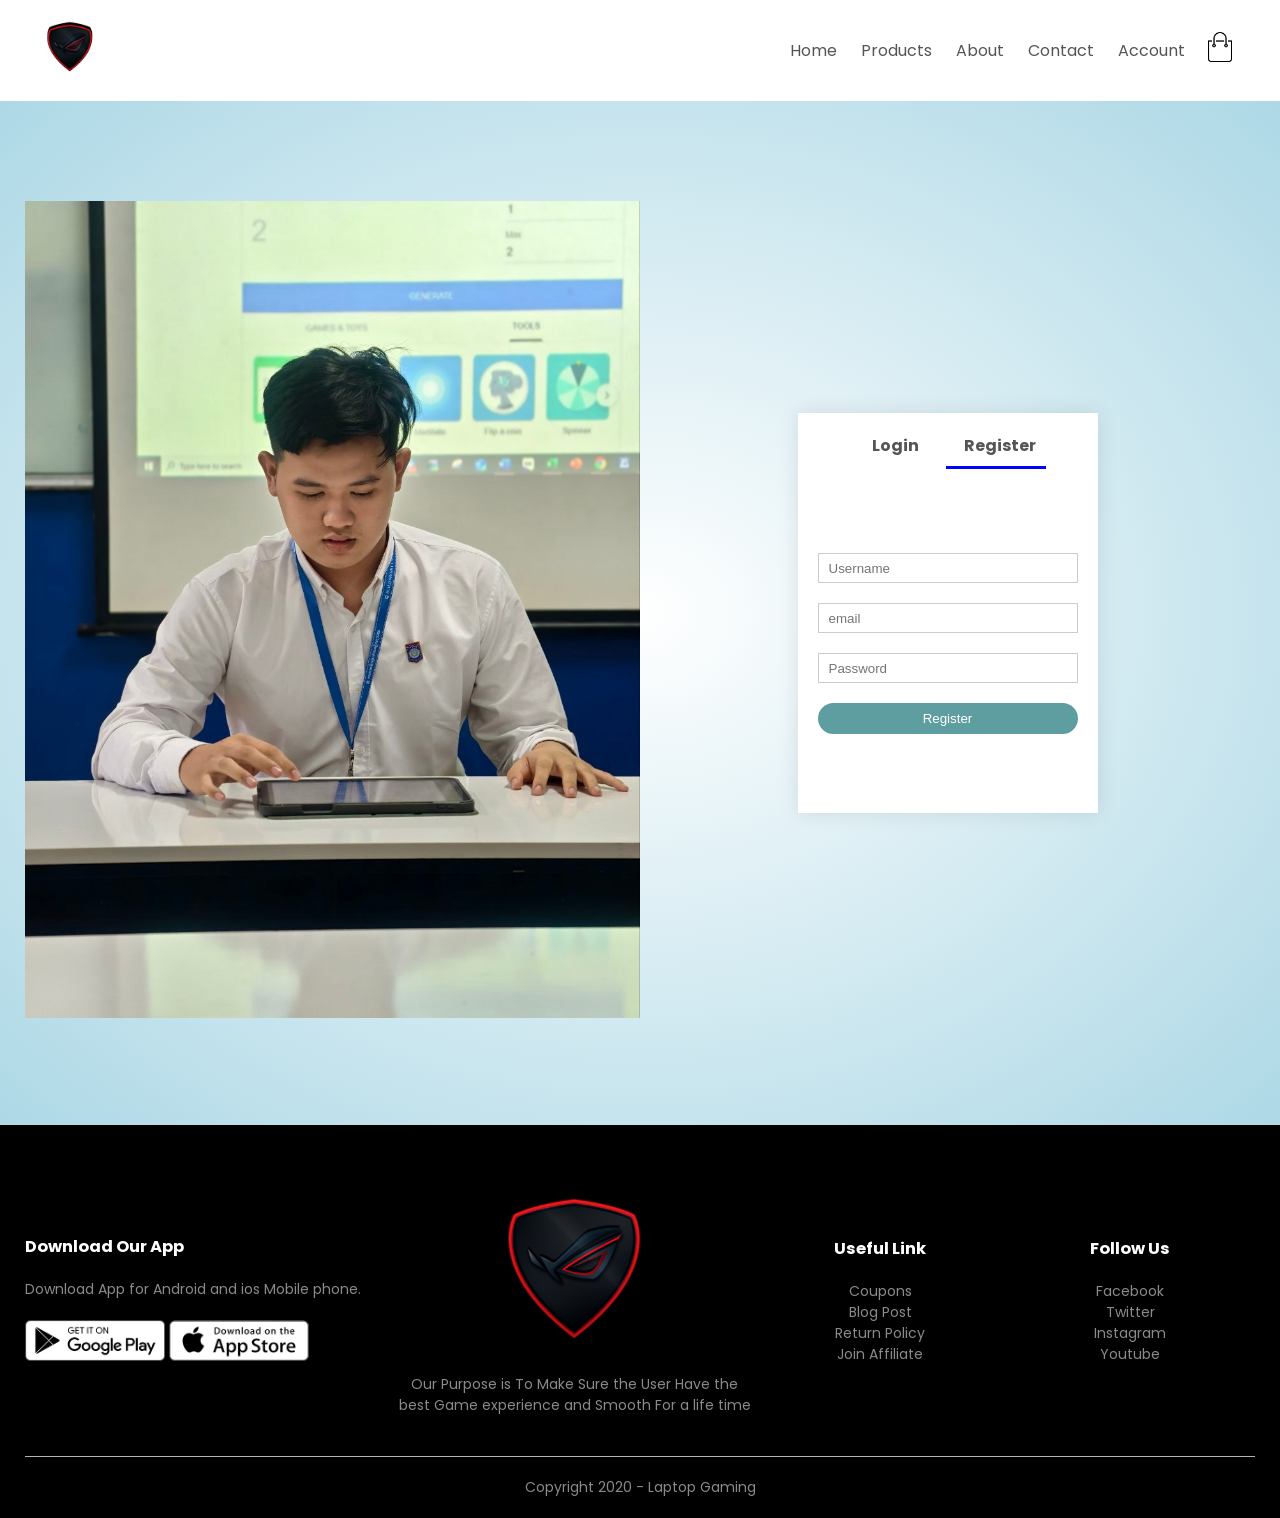
<file: Accounts.html>
<!DOCTYPE html>
<html>
<head>
	<meta charset="utf-8">
	<meta name="viewport" content="width=device-width, initial-scale=1.0">
	<title>Products - for Labtop Sale Computer</title>
	<link rel="stylesheet" type="text/css" href="style.css">
	<link href="https://fonts.googleapis.com/css2?family=Poppins:wght@300;400;500;600;700&family=Roboto:ital,wght@0,100..900;1,100..900&display=swap" rel="stylesheet">
	<link rel="stylesheet" href="https://stackpath.bootstrapcdn.com/font-awesome/4.7.0/css/font-awesome.min.css">
</head>
<body>
	<div class="container">
	<div class="navbar">
		<div class="logo">
			<a href="Final Websit.html"><img src="img 2/logo.png" width="50px"></a>
		</div>
		<nav>
			<ul id="MenuItems">
				<li><a href="Final Websit.html">Home</a></li>
				<li><a href="products.html">Products</a></li>
				<li><a href="">About</a></li>
				<li><a href="">Contact</a></li>
				<li><a href="Accounts.html">Account</a></li>
			</ul>
		</nav>
		<a href="Shoping cart page.html"><img src="img 2/cart.png" width="30px" height="30px"></a>
		<img src="img 2/menu.png" class="menu-icon" onclick="menutoggle()">
	</div>
	</div>
	<!------- accounts page --------->

	<div class="account-page">
		<div class="container">
			<div class="row">
				<div class="col-2">
					<img src="img 2/Laptop1.jpg" width="100%">
				</div>
				<div class="col-2">
					<div class="form-container">
						<div class="form-btn">
							<span onclick="login()">Login</span>
							<span onclick="register()">Register</span>
							<hr id="Indicator">
						</div>
						<form id="LoginForm">
							<input type="text" placeholder="Username">
							<input type="password" placeholder="Password">
							<button type="submit" class="btn">Login</button>
							<a href="">Forget Password</a>
						</form>
						<form id="RegForm">
							<input type="text" placeholder="Username">
							<input type="email" placeholder="email">
							<input type="password" placeholder="Password">
							<button type="submit" class="btn">Register</button>
						</form>
					</div>
				</div>
			</div>
		</div>
	</div>

	<!------- footer --------->

	<div class="footer">
		<div class="container">
			<div class="row">
					<div class="footer-col-1">
					<h3>Download Our App</h3>
					<p>Download App for Android and ios Mobile phone.</p>
					<div class="app-logo">
						<img src="img 2/play-store.png">
						<img src="img 2/app-store.png">
					</div>
					</div>
					<div class="footer-col-2">
					<img src="img 2/logo-2.png">
					<p>Our Purpose is To Make Sure the User Have the best Game experience and Smooth For a life time</p>
					</div>
					<div class="footer-col-3">
					<h3>Useful Link</h3>
					<ul>
						<li>Coupons</li>
						<li>Blog Post</li>
						<li>Return Policy</li>
						<li>Join Affiliate</li>
					</div>
					</ul>
					<div class="footer-col-4">
					<h3>Follow Us</h3>
					<ul>
						<li>Facebook</li>
						<li>Twitter</li>
						<li>Instagram</li>
						<li>Youtube</li>
					</ul>
					</div>
			</div>
			<hr>
			<p class="copyright">Copyright 2020 - Laptop Gaming</p>
		</div>
	</div>
	<!------- js for toggle menu --------->
	<script>
		var MenuItems = document.getElementById("MenuItems");

		MenuItems.style.maxHeight = "0px";

		function menutoggle(){
			if(MenuItems.style.maxHeight == "0px")
			{
				MenuItems.style.maxHeight = "200px";
			}
		else
			{
				MenuItems.style.maxHeight = "0px";
			}
		}
	</script>
	<!------- js for toggle form --------->

	<script>
		var LoginForm = document.getElementById("LoginForm");
		var RegForm = document.getElementById("RegForm");
		var Indicator = document.getElementById("Indicator");

			function register(){

				RegForm.style.transform = "translateX(0px)";
				LoginForm.style.transform = "translateX(0px)";
				Indicator.style.transform = "translateX(100px)";
			}
			function login(){

				RegForm.style.transform = "translateX(300px)";
				LoginForm.style.transform = "translateX(300px)";
				Indicator.style.transform = "translateX(0px)";
			}
	</script>
</body>
</html>
</file>
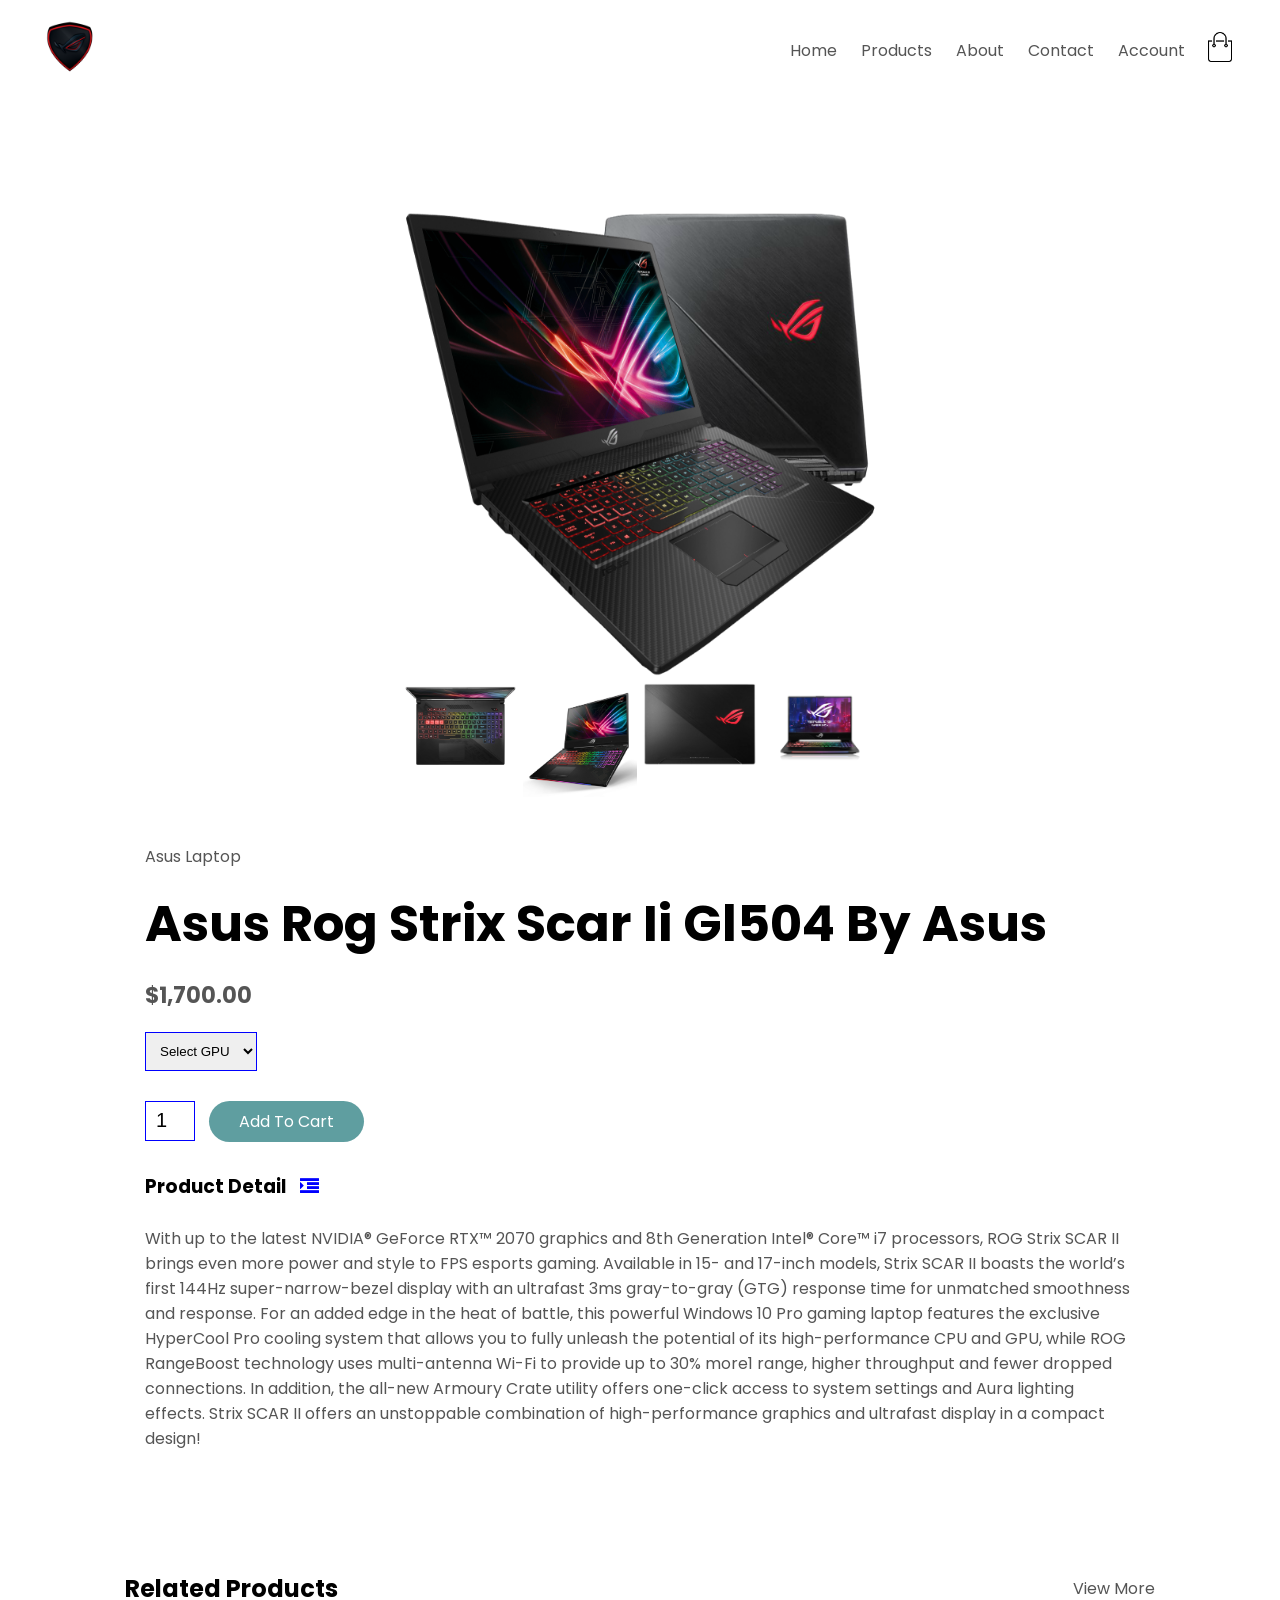
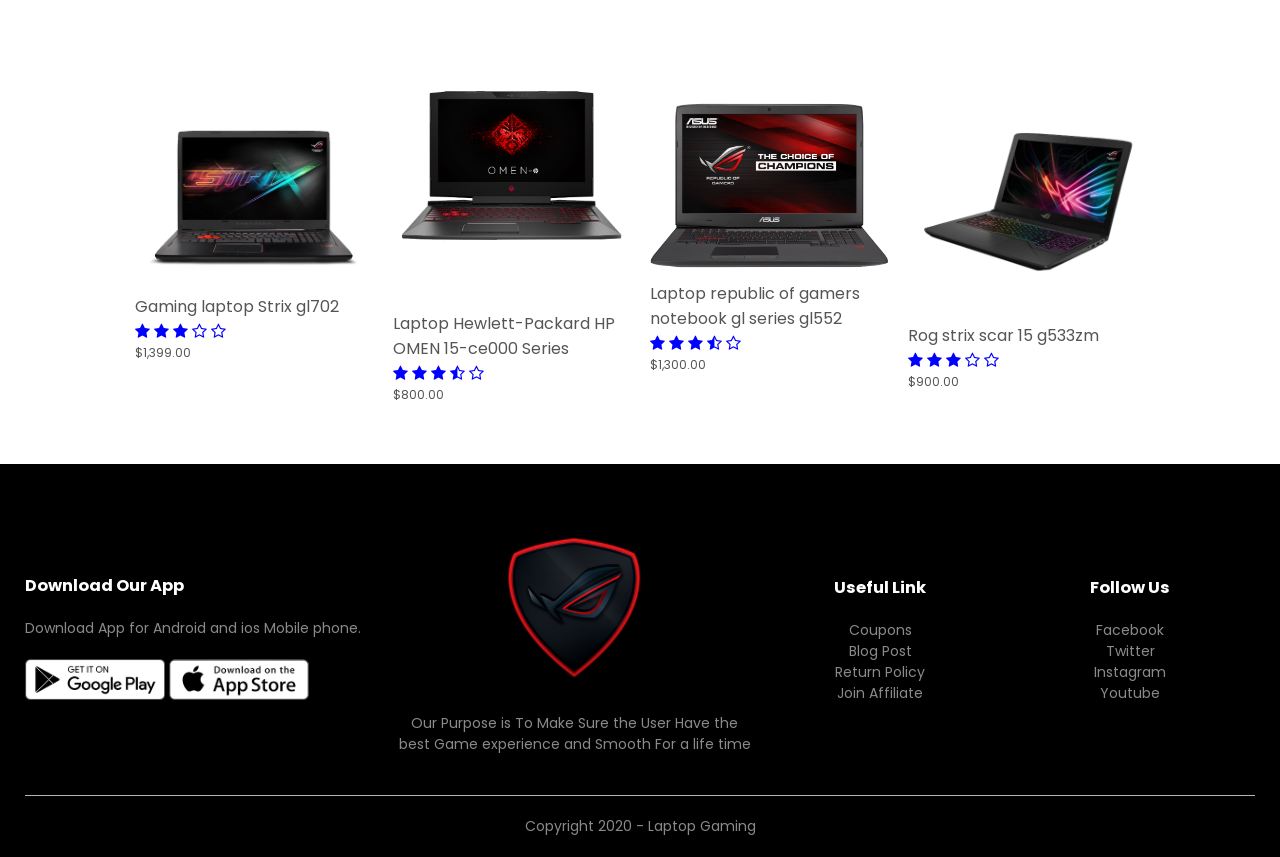
<file: products-details.html>
<!DOCTYPE html>
<html>
<head>
	<meta charset="utf-8">
	<meta name="viewport" content="width=device-width, initial-scale=1.0">
	<title>Products - for Labtop Sale Computer</title>
	<link rel="stylesheet" type="text/css" href="style.css">
	<link href="https://fonts.googleapis.com/css2?family=Poppins:wght@300;400;500;600;700&family=Roboto:ital,wght@0,100..900;1,100..900&display=swap" rel="stylesheet">
	<link rel="stylesheet" href="https://stackpath.bootstrapcdn.com/font-awesome/4.7.0/css/font-awesome.min.css">
</head>
<body>
	<div class="container">
	<div class="navbar">
		<div class="logo">
			<a href="Final Websit.html"><img src="img 2/logo.png" width="50px"></a>
		</div>
		<nav>
			<ul id="MenuItems">
				<li><a href="Final Websit.html">Home</a></li>
				<li><a href="products.html">Products</a></li>
				<li><a href="">About</a></li>
				<li><a href="">Contact</a></li>
				<li><a href="Accounts.html">Account</a></li>
			</ul>
		</nav>
		<a href="Shoping cart page.html"><img src="img 2/cart.png" width="30px" height="30px"></a>
		<img src="img 2/menu.png" class="menu-icon" onclick="menutoggle()">
	</div>
	</div>
	<!------- Single Product Detail --------->
	<div class="small-container single-product">
		<div class="row">
			<div class="col-2">
			<img src="img 2/products10.png" width="100%" id="ProductImg">
			<div class="small-img-row">
				<div class="small-img-col">
					<img src="img 2/photo1.png" width="100%" class="small-img">
				</div>
				<div class="small-img-col">
					<img src="img 2/photo2.png" width="100%" class="small-img">
				</div>
				<div class="small-img-col">
					<img src="img 2/photo3.png" width="100%" class="small-img">
				</div>
				<div class="small-img-col">
					<img src="img 2/photo4.png" width="100%" class="small-img">
				</div>
			</div>	
		</div>
	</div>
			<div class="col-2">
				<p>Asus Laptop</p>
				<h1>Asus Rog Strix Scar Ii Gl504 By Asus</h1>
				<h4>$1,700.00</h4>
				<select>
					<option>Select GPU</option>
					<option>20serie</option>
					<option>30serie</option>
					<option>40serie</option>
					<option>50serie</option>
				</select>
				<input type="number" value="1">
				<a href="Shoping cart page.html" class="btn">Add To Cart</a>
				<h3>Product Detail <i class="fa fa-indent"></i></h3>
				<br>
				<p>With up to the latest NVIDIA® GeForce RTX™ 2070 graphics and 8th Generation Intel® Core™ i7 processors, ROG Strix SCAR II brings even more power and style to FPS esports gaming. Available in 15- and 17-inch models, Strix SCAR II boasts the world’s first 144Hz super-narrow-bezel display with an ultrafast 3ms gray-to-gray (GTG) response time for unmatched smoothness and response. For an added edge in the heat of battle, this powerful Windows 10 Pro gaming laptop features the exclusive HyperCool Pro cooling system that allows you to fully unleash the potential of its high-performance CPU and GPU, while ROG RangeBoost technology uses multi-antenna Wi-Fi to provide up to 30% more1 range, higher throughput and fewer dropped connections. In addition, the all-new Armoury Crate utility offers one-click access to system settings and Aura lighting effects. Strix SCAR II offers an unstoppable combination of high-performance graphics and ultrafast display in a compact design!</p>
			</div>
		</div>	
	</div>
	<!------- title --------->
		<div class="small-container">
			<div class="row row-2">
				<h2>Related Products</h2>
				<p>View More</p>
			</div>
			
		</div>
	<!------- Product --------->
	<div class="small-container">
		<div class="row">
			<div class="col-4">
				<img src="img 2/products2.png">
				<h4>Gaming laptop Strix gl702</h4>
				<div class="rating">
					<i class="fa fa-star"></i>
					<i class="fa fa-star"></i>
					<i class="fa fa-star"></i>
					<i class="fa fa-star-o"></i>
					<i class="fa fa-star-o"></i>
				</div>
				<p>$1,399.00</p>
			</div>
			<div class="col-4">
				<img src="img 2/products3.png">
				<h4>Laptop Hewlett-Packard HP OMEN 15-ce000 Series</h4>
				<div class="rating">
					<i class="fa fa-star"></i>
					<i class="fa fa-star"></i>
					<i class="fa fa-star"></i>
					<i class="fa fa-star-half-o"></i>
					<i class="fa fa-star-o"></i>
				</div>
				<p>$800.00</p>
			</div>
			<div class="col-4">
				<img src="img 2/products9.png">
				<h4>Laptop republic of gamers notebook gl series gl552</h4>
				<div class="rating">
					<i class="fa fa-star"></i>
					<i class="fa fa-star"></i>
					<i class="fa fa-star"></i>
					<i class="fa fa-star-half-o"></i>
					<i class="fa fa-star-o"></i>
				</div>
				<p>$1,300.00</p>
			</div>
	
			<div class="col-4">
				<img src="img 2/products12.png">
				<h4>Rog strix scar 15 g533zm</h4>
				<div class="rating">
					<i class="fa fa-star"></i>
					<i class="fa fa-star"></i>
					<i class="fa fa-star"></i>
					<i class="fa fa-star-o"></i>
					<i class="fa fa-star-o"></i>
				</div>
				<p>$900.00</p>
			</div>
		</div>
		
	</div>
	<!------- footer --------->
	<div class="footer">
		<div class="container">
			<div class="row">
					<div class="footer-col-1">
					<h3>Download Our App</h3>
					<p>Download App for Android and ios Mobile phone.</p>
					<div class="app-logo">
						<img src="img 2/play-store.png">
						<img src="img 2/app-store.png">
					</div>
					</div>
					<div class="footer-col-2">
					<img src="img 2/logo-2.png">
					<p>Our Purpose is To Make Sure the User Have the best Game experience and Smooth For a life time</p>
					</div>
					<div class="footer-col-3">
					<h3>Useful Link</h3>
					<ul>
						<li>Coupons</li>
						<li>Blog Post</li>
						<li>Return Policy</li>
						<li>Join Affiliate</li>
					</div>
					</ul>
					<div class="footer-col-4">
					<h3>Follow Us</h3>
					<ul>
						<li>Facebook</li>
						<li>Twitter</li>
						<li>Instagram</li>
						<li>Youtube</li>
					</ul>
					</div>
			</div>
			<hr>
			<p class="copyright">Copyright 2020 - Laptop Gaming</p>
		</div>
	</div>
	<!------- js for toggle menu --------->
	<script>
		var MenuItems = document.getElementById("MenuItems");

		MenuItems.style.maxHeight = "0px";

		function menutoggle(){
			if(MenuItems.style.maxHeight == "0px")
			{
				MenuItems.style.maxHeight = "200px";
			}
		else
			{
				MenuItems.style.maxHeight = "0px";
			}
		}
	</script>

	<!------- js for product img --------->
	<script>
		var ProductImg = document.getElementById("ProductImg");
		var SmallImg = document.getElementsByClassName("small-img");

			SmallImg[0].onclick = function()
			{
				ProductImg.src = SmallImg[0].src;
			}
			SmallImg[1].onclick = function()
			{
				ProductImg.src = SmallImg[1].src;
			}
			SmallImg[2].onclick = function()
			{
				ProductImg.src = SmallImg[2].src;
			}
			SmallImg[3].onclick = function()
			{
				ProductImg.src = SmallImg[3].src;
			}

	</script>
</body>
</html>
</file>
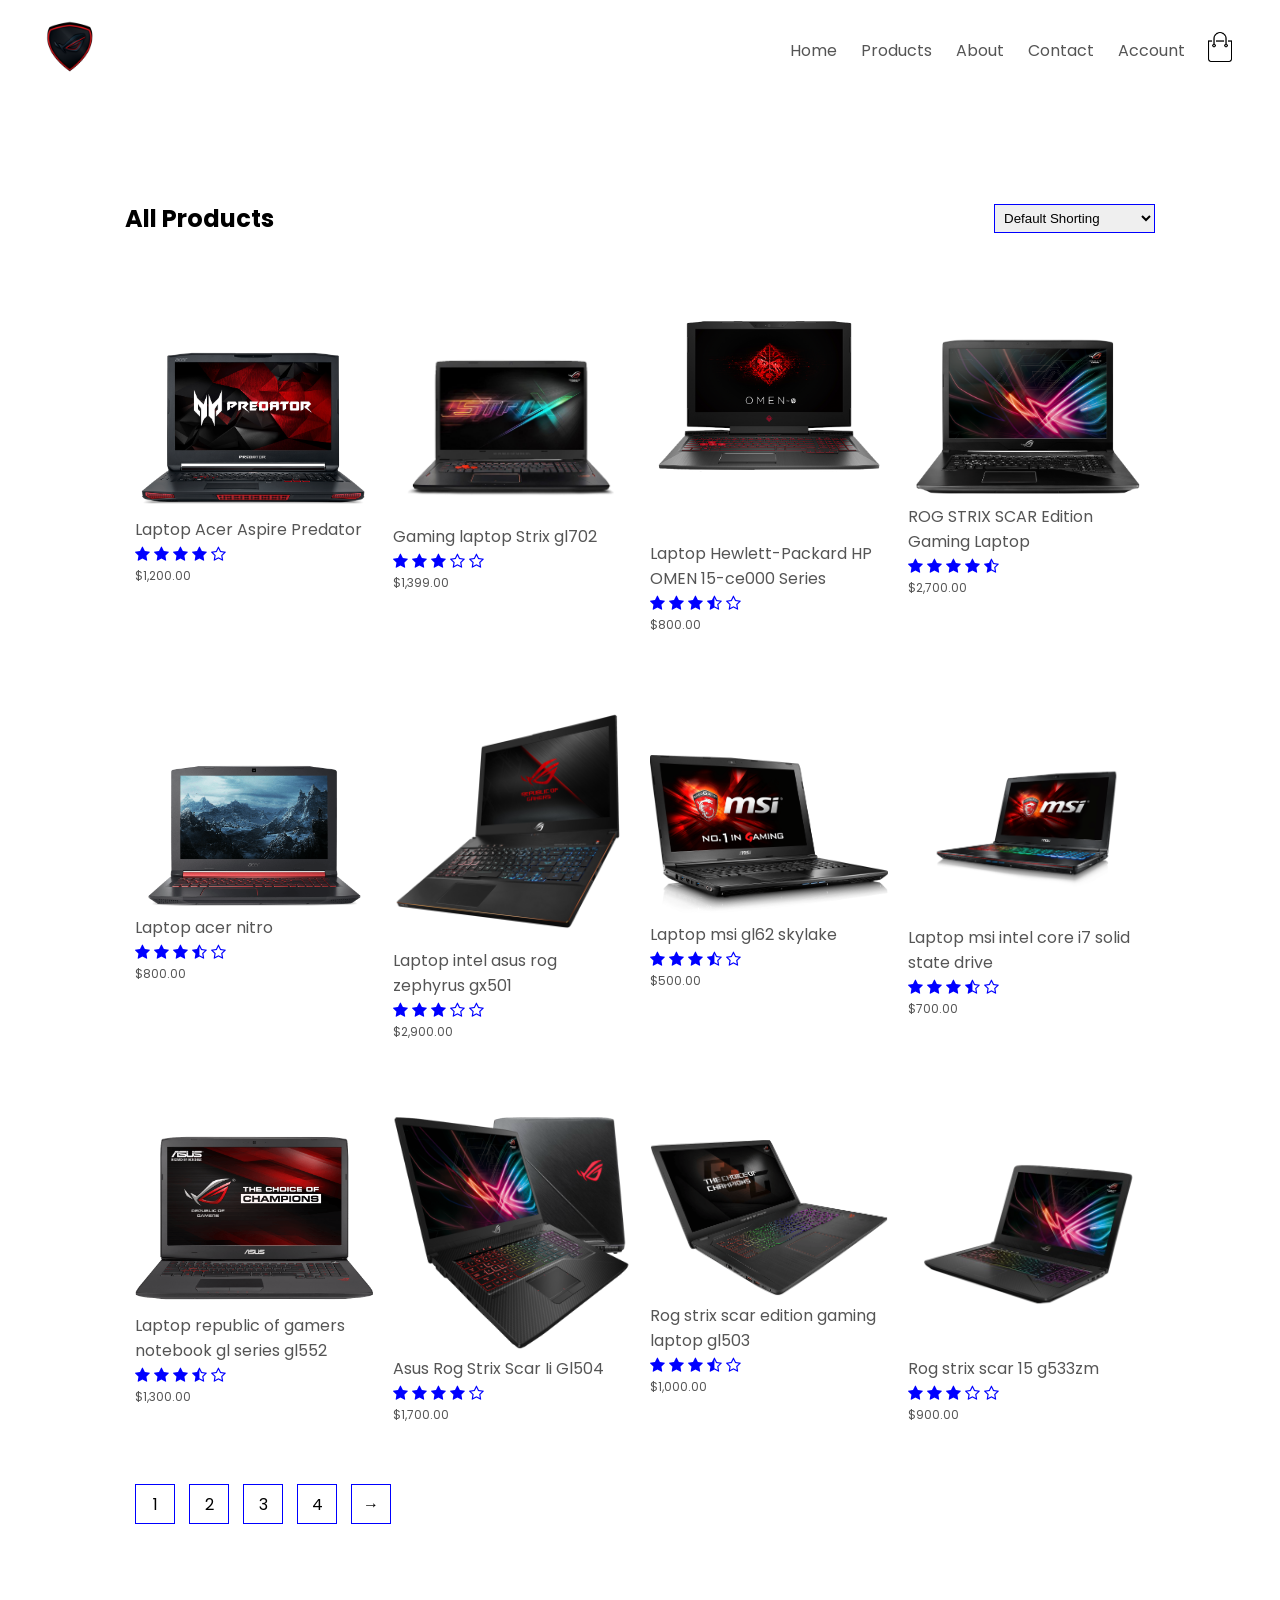
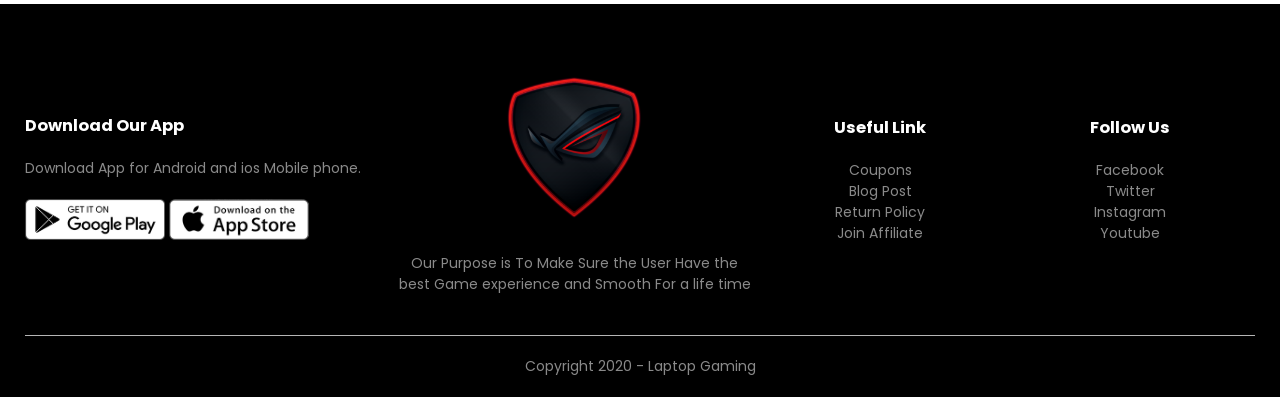
<file: products.html>
<!DOCTYPE html>
<html>
<head>
	<meta charset="utf-8">
	<meta name="viewport" content="width=device-width, initial-scale=1.0">
	<title>Products - for Labtop Sale Computer</title>
	<link rel="stylesheet" type="text/css" href="style.css">
	<link href="https://fonts.googleapis.com/css2?family=Poppins:wght@300;400;500;600;700&family=Roboto:ital,wght@0,100..900;1,100..900&display=swap" rel="stylesheet">
	<link rel="stylesheet" href="https://stackpath.bootstrapcdn.com/font-awesome/4.7.0/css/font-awesome.min.css">
</head>
<body>
	<div class="container">
	<div class="navbar">
		<div class="logo">
			<a href="Final Websit.html"><img src="img 2/logo.png" width="50px"></a>
		</div>
		<nav>
			<ul id="MenuItems">
				<li><a href="Final Websit.html">Home</a></li>
				<li><a href="products.html">Products</a></li>
				<li><a href="">About</a></li>
				<li><a href="">Contact</a></li>
				<li><a href="Accounts.html">Account</a></li>
			</ul>
		</nav>
		<a href="Shoping cart page.html"><img src="img 2/cart.png" width="30px" height="30px"></a>
		<img src="img 2/menu.png" class="menu-icon" onclick="menutoggle()">
	</div>
	</div>
	<!------- All Products --------->
	<div class="small-container">
		<div class="row row-2">
			<h2>All Products</h2>
			<select>
				<option>Default Shorting</option>
				<option>Shorting by price</option>
				<option>Shorting by popularity</option>
				<option>Shorting by rating</option>
				<option>Shorting by sale</option>
			</select>
		</div>
		<div class="row">
			<div class="col-4">
				<img src="img 2/products1.png">
				<h4>Laptop Acer Aspire Predator</h4>
				<div class="rating">
					<i class="fa fa-star"></i>
					<i class="fa fa-star"></i>
					<i class="fa fa-star"></i>
					<i class="fa fa-star"></i>
					<i class="fa fa-star-o"></i>
				</div>
				<p>$1,200.00</p>
			</div>
			<div class="col-4">
				<img src="img 2/products2.png">
				<h4>Gaming laptop Strix gl702</h4>
				<div class="rating">
					<i class="fa fa-star"></i>
					<i class="fa fa-star"></i>
					<i class="fa fa-star"></i>
					<i class="fa fa-star-o"></i>
					<i class="fa fa-star-o"></i>
				</div>
				<p>$1,399.00</p>
			</div>
			<div class="col-4">
				<img src="img 2/products3.png">
				<h4>Laptop Hewlett-Packard HP OMEN 15-ce000 Series</h4>
				<div class="rating">
					<i class="fa fa-star"></i>
					<i class="fa fa-star"></i>
					<i class="fa fa-star"></i>
					<i class="fa fa-star-half-o"></i>
					<i class="fa fa-star-o"></i>
				</div>
				<p>$800.00</p>
			</div>
			<div class="col-4">
				<img src="img 2/products4.png">
				<h4>ROG STRIX SCAR Edition Gaming Laptop</h4>
				<div class="rating">
					<i class="fa fa-star"></i>
					<i class="fa fa-star"></i>
					<i class="fa fa-star"></i>
					<i class="fa fa-star"></i>
					<i class="fa fa-star-half-o"></i>
				</div>
				<p>$2,700.00</p>
			</div>
		</div>
		<div class="row">
			<div class="col-4">
				<img src="img 2/products5.png">
				<h4>Laptop acer nitro</h4>
				<div class="rating">
					<i class="fa fa-star"></i>
					<i class="fa fa-star"></i>
					<i class="fa fa-star"></i>
					<i class="fa fa-star-half-o"></i>
					<i class="fa fa-star-o"></i>
				</div>
				<p>$800.00</p>
			</div>
			<div class="col-4">
				<img src="img 2/products6.png">
				<h4>Laptop intel asus rog zephyrus gx501</h4>
				<div class="rating">
					<i class="fa fa-star"></i>
					<i class="fa fa-star"></i>
					<i class="fa fa-star"></i>
					<i class="fa fa-star-o"></i>
					<i class="fa fa-star-o"></i>
				</div>
				<p>$2,900.00</p>
			</div>
			<div class="col-4">
				<img src="img 2/products7.png">
				<h4>Laptop msi gl62 skylake</h4>
				<div class="rating">
					<i class="fa fa-star"></i>
					<i class="fa fa-star"></i>
					<i class="fa fa-star"></i>
					<i class="fa fa-star-half-o"></i>
					<i class="fa fa-star-o"></i>
				</div>
				<p>$500.00</p>
			</div>
			<div class="col-4">
				<img src="img 2/products8.png">
				<h4>Laptop msi intel core i7 solid state drive</h4>
				<div class="rating">
					<i class="fa fa-star"></i>
					<i class="fa fa-star"></i>
					<i class="fa fa-star"></i>
					<i class="fa fa-star-half-o"></i>
					<i class="fa fa-star-o"></i>
				</div>
				<p>$700.00</p>
			</div>
		</div>
				<div class="row">
			<div class="col-4">
				<img src="img 2/products9.png">
				<h4>Laptop republic of gamers notebook gl series gl552</h4>
				<div class="rating">
					<i class="fa fa-star"></i>
					<i class="fa fa-star"></i>
					<i class="fa fa-star"></i>
					<i class="fa fa-star-half-o"></i>
					<i class="fa fa-star-o"></i>
				</div>
				<p>$1,300.00</p>
			</div>
			<div class="col-4">
				<a href="products-details.html"><img src="img 2/products10.png"></a>
				<a href="products-details.html"><h4>Asus Rog Strix Scar Ii Gl504</h4></a>
				<div class="rating">
					<i class="fa fa-star"></i>
					<i class="fa fa-star"></i>
					<i class="fa fa-star"></i>
					<i class="fa fa-star"></i>
					<i class="fa fa-star-o"></i>
				</div>
				<p>$1,700.00</p>
			</div>
			<div class="col-4">
				<img src="img 2/products11.png">
				<h4>Rog strix scar edition gaming laptop gl503</h4>
				<div class="rating">
					<i class="fa fa-star"></i>
					<i class="fa fa-star"></i>
					<i class="fa fa-star"></i>
					<i class="fa fa-star-half-o"></i>
					<i class="fa fa-star-o"></i>
				</div>
				<p>$1,000.00</p>
			</div>
			<div class="col-4">
				<img src="img 2/products12.png">
				<h4>Rog strix scar 15 g533zm</h4>
				<div class="rating">
					<i class="fa fa-star"></i>
					<i class="fa fa-star"></i>
					<i class="fa fa-star"></i>
					<i class="fa fa-star-o"></i>
					<i class="fa fa-star-o"></i>
				</div>
				<p>$900.00</p>
			</div>
		</div>
		<div class="page-btn">
			<span>1</span>
			<span>2</span>
			<span>3</span>
			<span>4</span>
			<span>&#8594;</span>
		</div>
	</div>
	<!------- footer --------->
	<div class="footer">
		<div class="container">
			<div class="row">
					<div class="footer-col-1">
					<h3>Download Our App</h3>
					<p>Download App for Android and ios Mobile phone.</p>
					<div class="app-logo">
						<img src="img 2/play-store.png">
						<img src="img 2/app-store.png">
					</div>
					</div>
					<div class="footer-col-2">
					<img src="img 2/logo-2.png">
					<p>Our Purpose is To Make Sure the User Have the best Game experience and Smooth For a life time</p>
					</div>
					<div class="footer-col-3">
					<h3>Useful Link</h3>
					<ul>
						<li>Coupons</li>
						<li>Blog Post</li>
						<li>Return Policy</li>
						<li>Join Affiliate</li>
					</div>
					</ul>
					<div class="footer-col-4">
					<h3>Follow Us</h3>
					<ul>
						<li>Facebook</li>
						<li>Twitter</li>
						<li>Instagram</li>
						<li>Youtube</li>
					</ul>
					</div>
			</div>
			<hr>
			<p class="copyright">Copyright 2020 - Laptop Gaming</p>
		</div>
	</div>
	<!------- js for toggle menu --------->
	<script>
		var MenuItems = document.getElementById("MenuItems");

		MenuItems.style.maxHeight = "0px";

		function menutoggle(){
			if(MenuItems.style.maxHeight == "0px")
			{
				MenuItems.style.maxHeight = "200px";
			}
		else
			{
				MenuItems.style.maxHeight = "0px";
			}
		}
	</script>
</body>
</html>
</file>
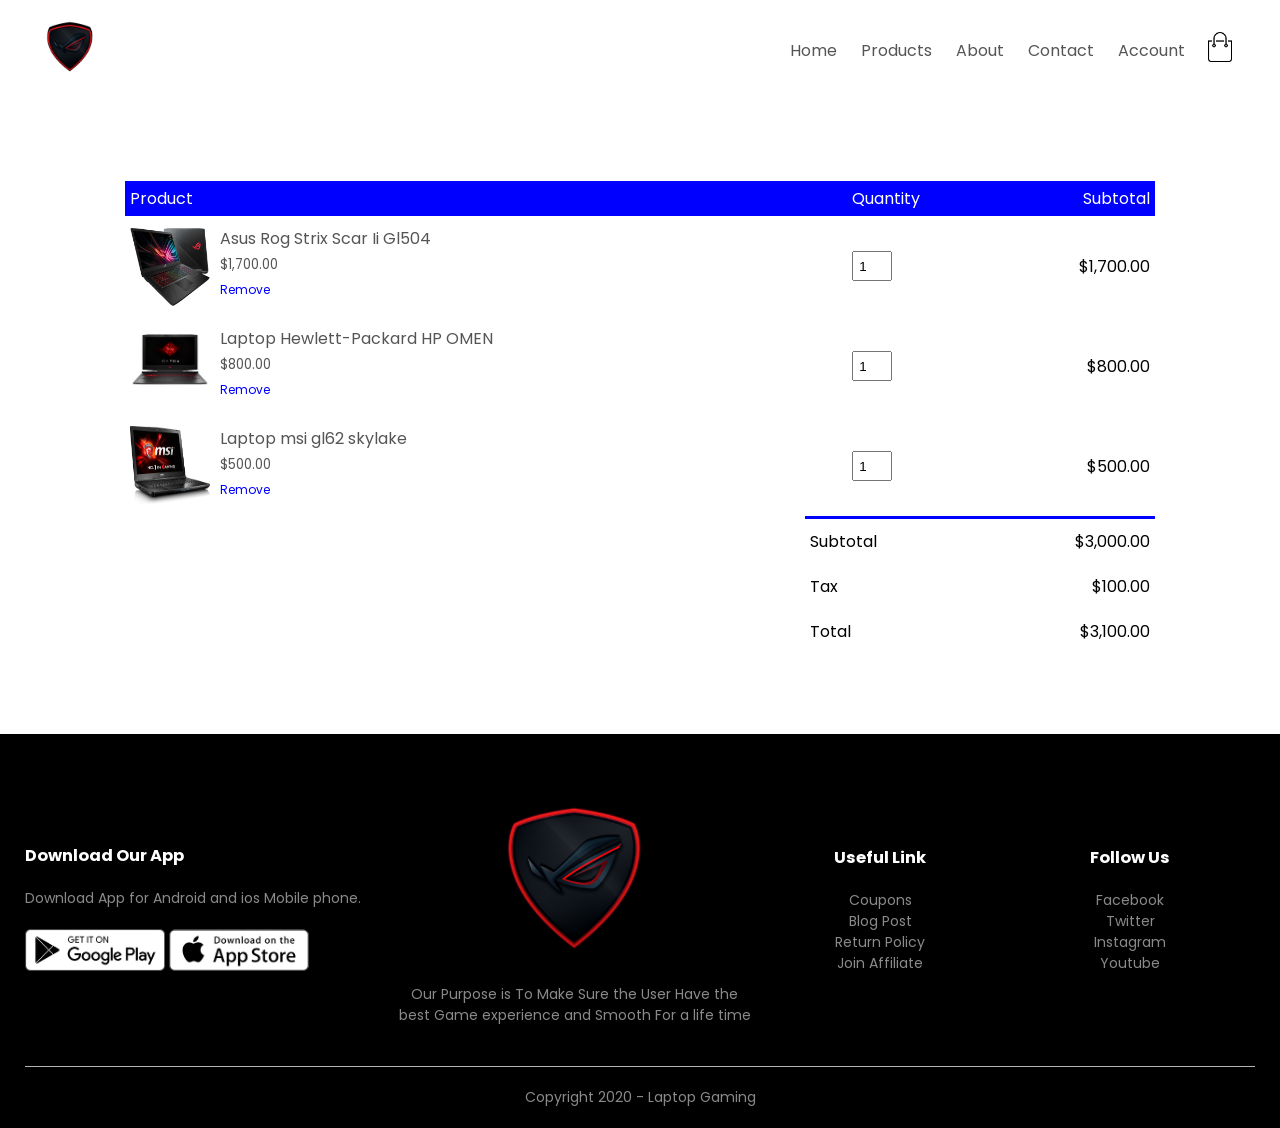
<file: Shoping cart page.html>
<!DOCTYPE html>
<html>
<head>
	<meta charset="utf-8">
	<meta name="viewport" content="width=device-width, initial-scale=1.0">
	<title>Products - for Labtop Sale Computer</title>
	<link rel="stylesheet" type="text/css" href="style.css">
	<link href="https://fonts.googleapis.com/css2?family=Poppins:wght@300;400;500;600;700&family=Roboto:ital,wght@0,100..900;1,100..900&display=swap" rel="stylesheet">
	<link rel="stylesheet" href="https://stackpath.bootstrapcdn.com/font-awesome/4.7.0/css/font-awesome.min.css">
</head>
<body>
	<div class="container">
	<div class="navbar">
		<div class="logo">
			<a href="Final Websit.html"><img src="img 2/logo.png" width="50px"></a>
		</div>
		<nav>
			<ul id="MenuItems">
				<li><a href="Final Websit.html">Home</a></li>
				<li><a href="products.html">Products</a></li>
				<li><a href="">About</a></li>
				<li><a href="">Contact</a></li>
				<li><a href="Accounts.html">Account</a></li>
			</ul>
		</nav>
		<a href="Shoping cart page.html"><img src="img 2/cart.png" width="30px" height="30px"></a>
		<img src="img 2/menu.png" class="menu-icon" onclick="menutoggle()">
	</div>
	</div>
	<!------- cart items details --------->

	<div class="small-container cart-page">
		<table>
			<tr>
				<th>Product</th>
				<th>Quantity</th>
				<th>Subtotal</th>
			</tr>
			<tr>
				<td>
					<div class="cart-info">
						<img src="img 2/buy 1.png">
						<div>
						<p>Asus Rog Strix Scar Ii Gl504</p>
						<small>$1,700.00</small>
						<br>
						<a href="">Remove</a>
						</div>
					</div>
				</td>
				<td><input type="number" value="1"></td>
				<td>$1,700.00</td>
			</tr>
			<tr>
				<td>
					<div class="cart-info">
						<img src="img 2/buy 2.png">
						<div>
						<p>Laptop Hewlett-Packard HP OMEN</p>
						<small>$800.00</small>
						<br>
						<a href="">Remove</a>
						</div>
					</div>
				</td>
				<td><input type="number" value="1"></td>
				<td>$800.00</td>
			</tr>
			<tr>
				<td>
					<div class="cart-info">
						<img src="img 2/buy 3.png">
						<div>
						<p>Laptop msi gl62 skylake</p>
						<small>$500.00</small>
						<br>
						<a href="">Remove</a>
						</div>
					</div>
				</td>
				<td><input type="number" value="1"></td>
				<td>$500.00</td>
			</tr>
		</table>
		<div class="total-price">
			<table>
				<tr>
					<td>Subtotal</td>
					<td>$3,000.00</td>
				</tr>
				<tr>
					<td>Tax</td>
					<td>$100.00</td>
				</tr>
				<tr>
					<td>Total</td>
					<td>$3,100.00</td>
				</tr>
			</table>
		</div>
	</div>
	<!------- footer --------->

	<div class="footer">
		<div class="container">
			<div class="row">
					<div class="footer-col-1">
					<h3>Download Our App</h3>
					<p>Download App for Android and ios Mobile phone.</p>
					<div class="app-logo">
						<img src="img 2/play-store.png">
						<img src="img 2/app-store.png">
					</div>
					</div>
					<div class="footer-col-2">
					<img src="img 2/logo-2.png">
					<p>Our Purpose is To Make Sure the User Have the best Game experience and Smooth For a life time</p>
					</div>
					<div class="footer-col-3">
					<h3>Useful Link</h3>
					<ul>
						<li>Coupons</li>
						<li>Blog Post</li>
						<li>Return Policy</li>
						<li>Join Affiliate</li>
					</div>
					</ul>
					<div class="footer-col-4">
					<h3>Follow Us</h3>
					<ul>
						<li>Facebook</li>
						<li>Twitter</li>
						<li>Instagram</li>
						<li>Youtube</li>
					</ul>
					</div>
			</div>
			<hr>
			<p class="copyright">Copyright 2020 - Laptop Gaming</p>
		</div>
	</div>
	<!------- js for toggle menu --------->
	<script>
		var MenuItems = document.getElementById("MenuItems");

		MenuItems.style.maxHeight = "0px";

		function menutoggle(){
			if(MenuItems.style.maxHeight == "0px")
			{
				MenuItems.style.maxHeight = "200px";
			}
		else
			{
				MenuItems.style.maxHeight = "0px";
			}
		}
	</script>

</body>
</html>
</file>
<file: style.css>
*{
	margin: 0;
	padding: 0;
	box-sizing: border-box;

}
body{
	font-family: "Poppins", sans-serif;
}

.navbar{
	display: flex;
	align-items: center;
	padding: 20px;
}
nav{
	flex: 1;
	text-align: right;
}
nav ul{
	display: inline-block;
	list-style-type: none;
}
nav ul li{
	display: inline-block;
	margin-right: 20px;
}
a{
	text-decoration: none;
	color: #555;
}
p{
	color: #555;
}
.container{
	max-width: 1300px;
	margin: auto;
	padding-left: 25px;
	padding-right: 25px;
}
.row{
	display: flex;
	align-items: center;
	flex-wrap: wrap;
	justify-content: space-around;
}
.col-2{
	flex-basis: 50%;
	min-width: 300px;
}
.col-2 img{
	max-width: 100%;
	padding: 50px 0;
}
.col-2 h1{
	font-size: 50px;
	line-height: 60px;
	margin: 25px 0;
}
.btn{
	display: inline-block;
	background: cadetblue;
	color: #fff;
	padding: 8px 30px;
	margin: 30px 0;
	border-radius: 30px;
	transition: background 0.5s;
}
.btn:hover{
	background: blue;
}
.header{
	background: radial-gradient(#fff,lightblue);
}
.header row{
	margin-top: 70px;
}
.categories{
	margin: 70px 0;
}
.col-3{
	flex-basis: 30%;
	min-width: 250px;
	margin-bottom: 30px;
}
.col-3 img{
	width: 100%;
}
.small-container{
	max-width: 1080px;
	margin: auto;
	padding-left: 25px;
	padding-right: 25px;
}
.col-4{
	flex-basis: 25%;
	padding: 10px;
	min-width: 200px;
	margin-bottom: 50px;
	transition: transform 0.5s;	
}
.col-4 img{
	width: 100%;
}
.title{
	text-align: center;
	margin: 0 auto 80px;
	position: relative;
	line-height: 60px;
	color: #555;
}
.title::after{
	content: '';
	background: blue;
	width: 80px;
	height: 5px;
	border-radius: 5px;
	position: absolute;
	bottom: 0;
	left: 50%;
	transform: translateX(-50%);
}
h4{
	color: #555;
	font-weight: normal;
}
.col-4 p{
	font-size: 12px;
}
.rating .fa{
	color: blue;
}
.col-4:hover{
	transform: translateY(-5px);
}
/*------- Offer ---------*/
.offer{
	background: radial-gradient(#fff,lightblue);
	margin: 0;
	padding: 30px 0;
}
.col-2 .offer-img{
	padding: 50px;
}
small{
	color: #555;
}
/*------- testimonial ---------*/
.testimonial{
	padding-top: 100px;
}
.testimonial .col-3{
	text-align: center;
	padding: 40px 20px;
	box-shadow: 0 0 20px 0px rgba(0, 0, 0, 0.1);
	cursor: pointer;
	transition: transform 0.5s;
}
.testimonial .col-3 img{
	width: 50px;
	margin-top: 20px;
	border-radius: 50%;
}
.testimonial .col-3:hover{
	transform: translateY(-10px);
}
.fa.fa-quote-left{
	font-size: 34px;
	color: blue;
}
.col-3 p{
	font-size: 12px;
	margin: 12px 0;
	color: #777;
}
.testimonial .col-3 h3{
	font-weight: 600;
	color: #555;
	font-size: 16px;

}
/*------- Brands ---------*/
.brands{
	margin: 100px auto;
}
.col-5{
	width: 160px;
}
.col-5 img{
	width: 100%;
	cursor: pointer;
	filter: grayscale(100%);
}
.col-5 img:hover{
	filter: grayscale(0);
}
/*------- footer ---------*/
.footer{
	background: #000;
	color: #8a8a8a;
	font-size: 14px;
	padding: 60px 0 20px;
}
.footer p{
	color: #8a8a8a;

}
.footer h3{
	color: #fff;
	margin-bottom: 20px;
}
.footer-col-1, .footer-col-2, .footer-col-3, .footer-col-4{
	min-width: 250px;
	margin-bottom: 20px;
}
.footer-col-1{
	flex-basis: 30%;
}
.footer-col-2{
	flex: 1;
	text-align: center;
}
.footer-col-2 img{
	width: 150px;
	margin-bottom: 20px;
}
.footer-col-3, .footer-col-4{
	flex-basis: 12%;
	text-align: center;
}
ul{
	list-style-type: none;
}
.app-logo{
	margin-top: 20px;
}
.app-logo img{
	width: 140px;
}
.footer hr{
	border: none;
	background: #b5b5b5;
	height: 1px;
	margin: 20px 0;
}
.copyright{
	text-align: center;
}
.menu-icon{
	width: 28px;
	margin-left: 20px;
	display: none;
}
/*------- All Products page---------*/
.row-2{
	justify-content: space-between;
	margin: 100px auto 50px;
}
select{
	border: 1px solid blue;
	padding: 5px;
}
select:focus{
	outline: none;
}
.page-btn{
	margin: 0 auto 80px;
}
.page-btn span{
	display: inline-block;
	border: 1px solid blue;
	margin-left: 10px;
	width: 40px;
	height: 40px;
	text-align: center;
	line-height: 40px;
	cursor: pointer;
}
.page-btn span:hover{
	background: blue;
	color: #fff;
}
/*------- Single Product Detail ---------*/
.single-product{
	margin-top: 80px;
}
.single-product .col-2 img{
	padding: 0;
}
.single-product .col-2{
	padding: 20px;
}
.single-product h4{
	margin: 20px 0;
	font-size: 22px;
	font-weight: bold;
}
.single-product select{
	display: block;
	padding: 10px;
	margin-top: 20px;
}
.single-product input{
	width: 50px;
	height: 40px;
	padding-left: 10px;
	font-size: 20px;
	margin-right: 10px;
	border: 1px solid blue;
}
input:focus{
	outline: none;
}
.single-product .fa{
	color: blue;
	margin-left: 10px;
}
.small-img-row{
	display: flex;
	justify-content: space-between;
}
.small-img-col{
	flex-basis: 24%;
	cursor: pointer;
}
/*------- cart items page ---------*/
.cart-page{
	margin: 80px auto;
}
table{
	width: 100%;
	border-collapse: collapse;
}
.cart-info{
	display: flex;
	flex-wrap: wrap;
}
th{
	text-align: left;
	padding: 5px;
	color: #fff;
	background: blue;
	font-weight: normal;
}
td{
	padding: 10px 5px;
}
td input{
	width: 40px;
	height: 30px;
	padding: 5px;
}
td a{
	color: blue;
	font-size: 12px;
}
td img{
	width: 80px;
	height: 80px;
	margin-right: 10px;
}
.total-price{
	display: flex;
	justify-content: flex-end;
}
.total-price table{
	border-top: 3px solid blue;
	width: 100%;
	max-width: 350px;
}
td:last-child{
	text-align: right;
}
th:last-child{
	text-align: right;
}
/*------- Accounts page ---------*/
.account-page{
	padding: 50px 0;
	background: radial-gradient(#fff,lightblue);
}
.form-container{
	background: #fff;
	width: 300px;
	height: 400px;
	position: relative;
	text-align: center;
	padding: 20px 0;
	margin: auto;
	box-shadow: 0 0 20px 0px rgba(0, 0, 0, 0.1);
	overflow: hidden;
}
.form-container span{
	font-weight: bold;
	padding: 0 10px;
	color: #555;
	cursor: pointer;
	width: 100px;
	display: inline-block;
}
.form-btn{
	display: inline-block;
}
.form-container form{
	max-width: 300px;
	padding: 0 20px;
	position: absolute;
	top: 130px;
	transition: transform 1s;
}
form input{
	width: 100%;
	height: 30px;
	margin: 10px 0;
	padding: 0 10px;
	border: 1px solid #ccc;
}
form .btn{
	width: 100%;
	border: none;
	cursor: pointer;
	margin: 10px 0;
}
form .btn:focus{
	outline: none;
}
#LoginForm{
	left: -300px;
}
#RegForm{
	left: 0;
}
form a{
	font-size: 12px;
}
#Indicator{
	width: 100px;
	border: none;
	background: blue;
	height: 3px;
	margin-top: 8px;
	transform: translateX(100px);
	transition: transform 1s;
}
/*------- media query for menu ---------*/
@media only screen and (max-width: 800px){
	nav ul{
		position: absolute;
		top: 70px;
		left: 0;
		background: #333;
		width: 100%;
		overflow: hidden;
		transition: max-height 0.5s;
	}
	nav ul li{
		display: block;
		margin-right: 50px;
		margin-top: 10px;
		margin-bottom: 10px;
	}
	nav ul li a{
		color: #fff;
	}
	.menu-icon{
		display: block;
		cursor: pointer;
	}
}
/*media query for less than 600 screen size*/
@media only screen and (max-width: 600px){
	.row{
		text-align: center;
	}
	.col-2, .col-3, .col-4{
		flex-basis: 100%;
	}
	.single-product .row{
		text-align: left;
	}
	.single-product .col-2{
		padding: 20px 0;
	}
	.single-product h1{
		font-size: 26px;
		line-height: 32px;
	}
	.cart-info p{
		display: none;
	}
}
</file>
